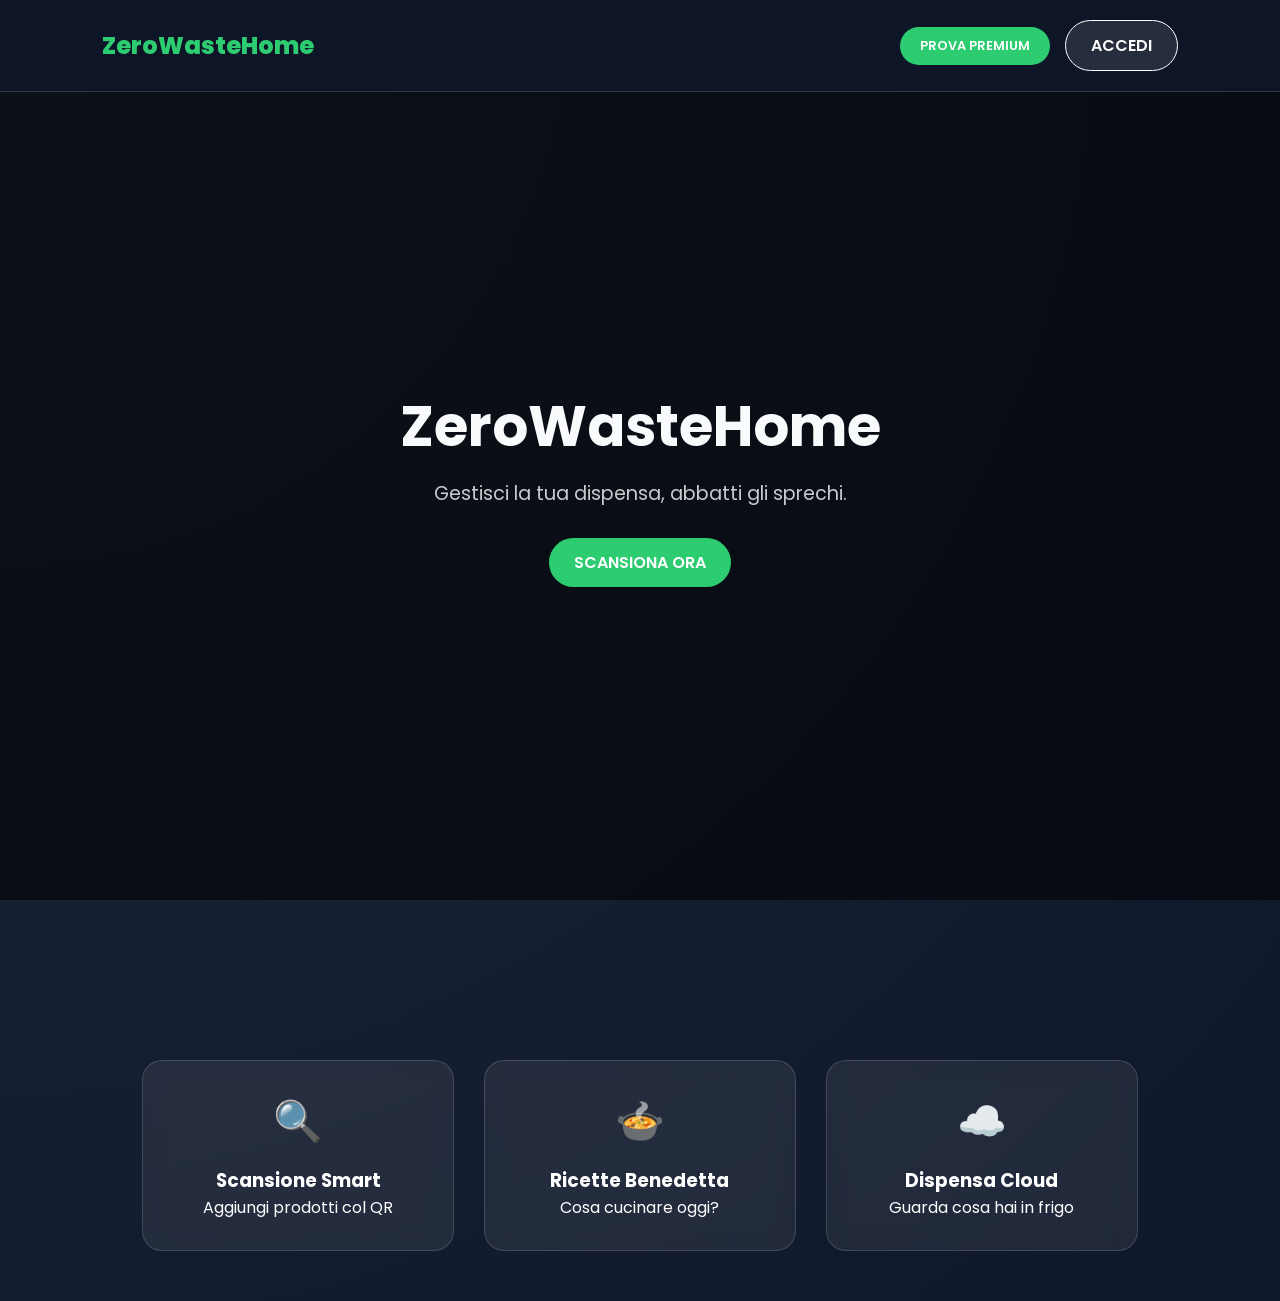
<file: index.html>
<!DOCTYPE html>
<html lang="it">
<head>
    <meta charset="UTF-8">
    <meta name="viewport" content="width=device-width, initial-scale=1.0">
    <title>ZeroWasteHome | Home</title>
    <link rel="stylesheet" href="style.css">
    <link href="https://fonts.googleapis.com/css2?family=Poppins:wght@300;400;600;800&display=swap" rel="stylesheet">
</head>
<body>

<nav>
    <div class="logo">ZeroWasteHome</div>
    <div id="nav-controls" style="display: flex; align-items: center; gap: 15px;">
        <a href="premium.html" class="btn-primary" style="padding: 10px 20px; font-size: 0.8rem;">PROVA PREMIUM</a>
        <a href="login.html" id="login-link" class="cta-small" style="background: rgba(255,255,255,0.1); border: 1px solid white;">ACCEDI</a>
    </div>
</nav>

<header style="height: 100vh; display: flex; align-items: center; justify-content: center; text-align: center; background: linear-gradient(rgba(0,0,0,0.6), rgba(0,0,0,0.6)), url('https://images.unsplash.com/photo-1542838132-92c53300491e?auto=format&fit=crop&q=80&w=1000'); background-size: cover;">
    <div class="container">
        <h1 style="font-size: 3.5rem; margin-bottom: 10px;">ZeroWasteHome</h1>
        <p style="font-size: 1.2rem; opacity: 0.8; margin-bottom: 30px;">Gestisci la tua dispensa, abbatti gli sprechi.</p>
        <a href="scansione.html" class="btn-primary">SCANSIONA ORA</a>
    </div>
</header>

<section class="container">
    <div class="features">
        <a href="scansione.html" class="card" style="text-decoration: none; color: white;">
            <div class="icon">🔍</div>
            <h3>Scansione Smart</h3>
            <p>Aggiungi prodotti col QR</p>
        </a>
        <a href="ricette.html" class="card" style="text-decoration: none; color: white;">
            <div class="icon">🍲</div>
            <h3>Ricette Benedetta</h3>
            <p>Cosa cucinare oggi?</p>
        </a>
        <a href="dispensa.html" class="card" style="text-decoration: none; color: white;">
            <div class="icon">☁️</div>
            <h3>Dispensa Cloud</h3>
            <p>Guarda cosa hai in frigo</p>
        </a>
    </div>
</section>

<script>
    const user = localStorage.getItem('utenteEmail');
    if(user) {
        const loginLink = document.getElementById('login-link');
        loginLink.innerHTML = "ESCI (" + user.split('@')[0].toUpperCase() + ")";
        loginLink.style.background = "#ff4757";
        loginLink.href = "#";
        loginLink.onclick = (e) => {
            e.preventDefault();
            if(confirm("Vuoi uscire dal profilo?")) {
                localStorage.removeItem('utenteEmail');
                location.reload();
            }
        };
    }
</script>

</body>
</html>
</file>
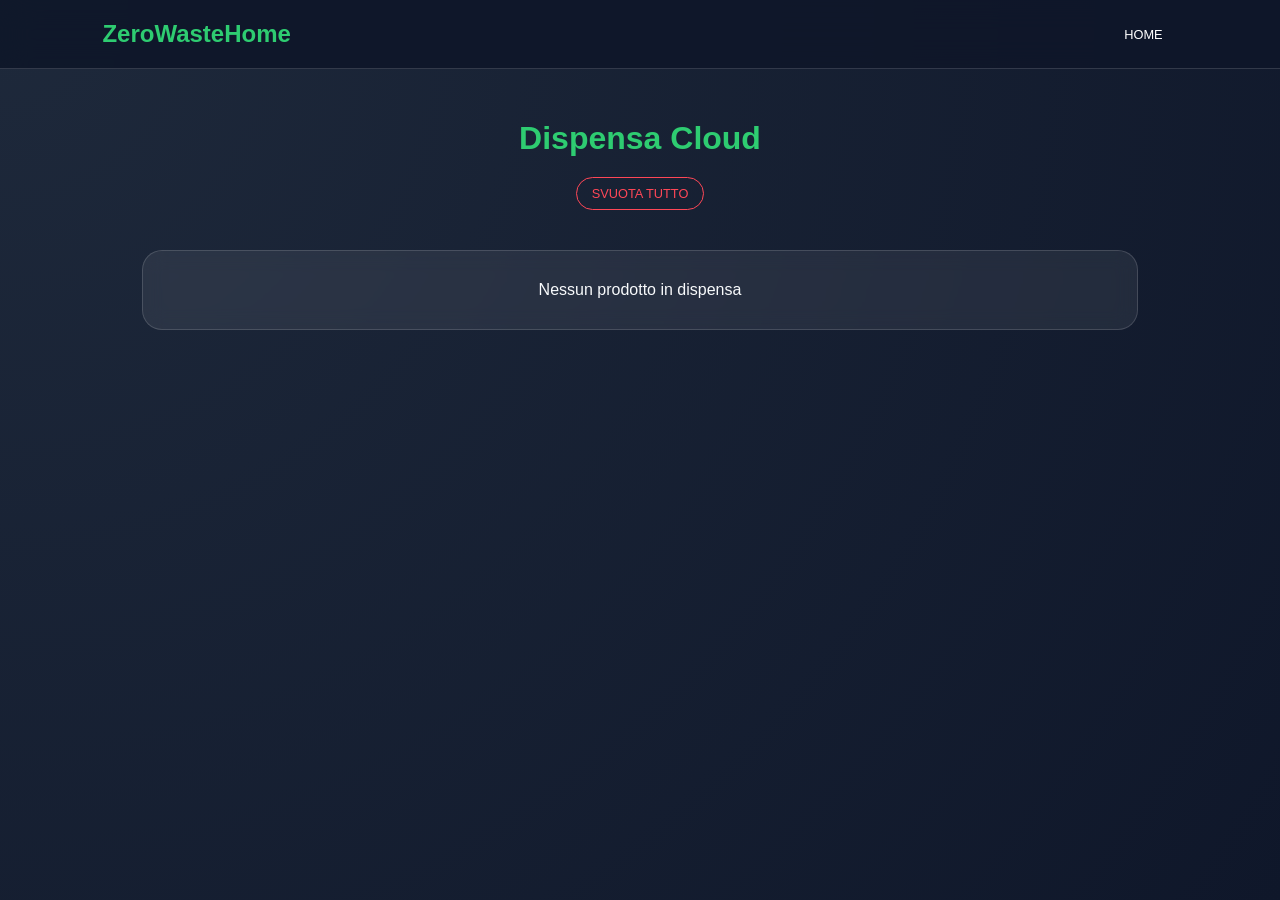
<file: dispensa.html>
<!DOCTYPE html>
<html lang="it">
<head>
    <meta charset="UTF-8">
    <title>Dispensa | ZeroWasteHome</title>
    <link rel="stylesheet" href="style.css">
</head>
<body>
<nav>
    <div class="logo">ZeroWasteHome</div>
    <div style="display: flex; align-items: center; gap: 15px;">
        <a href="index.html" style="color: white; text-decoration: none; font-size: 0.8rem;">HOME</a>
        <span id="user-display" style="color: var(--primary); font-weight: bold; font-size: 0.8rem;"></span>
    </div>
</nav>

<div class="container">
    <h1 class="highlight">Dispensa Cloud</h1>
    <div style="text-align: center; margin-bottom: 20px;">
        <button onclick="localStorage.removeItem('dispensa'); location.reload();" style="background: none; border: 1px solid #ff4757; color: #ff4757; padding: 8px 15px; border-radius: 50px; cursor: pointer; font-size: 0.8rem;">SVUOTA TUTTO</button>
    </div>
    <div id="grid" class="features"></div>
</div>

<script>
    const u = localStorage.getItem('utenteEmail');
    if(u) document.getElementById('user-display').innerText = "👤 " + u.split('@')[0].toUpperCase();

    const grid = document.getElementById('grid');
    const dati = JSON.parse(localStorage.getItem('dispensa')) || [];
    grid.innerHTML = dati.length ? dati.map((item, i) => `
        <div class="card">
            <div class="icon">🍎</div>
            <h3>${item.nome}</h3>
            <p>Scade il: <b style="color:var(--accent)">${item.data}</b></p>
            <button onclick="let d=JSON.parse(localStorage.getItem('dispensa')); d.splice(${i},1); localStorage.setItem('dispensa', JSON.stringify(d)); location.reload();" style="background:#ff4757; color:white; border:none; padding:8px 12px; border-radius:8px; margin-top:15px; cursor:pointer;">ELIMINA</button>
        </div>`).join('') : "<div class='card' style='grid-column:1/-1'>Nessun prodotto in dispensa</div>";
</script>
</body>
</html>
</file>
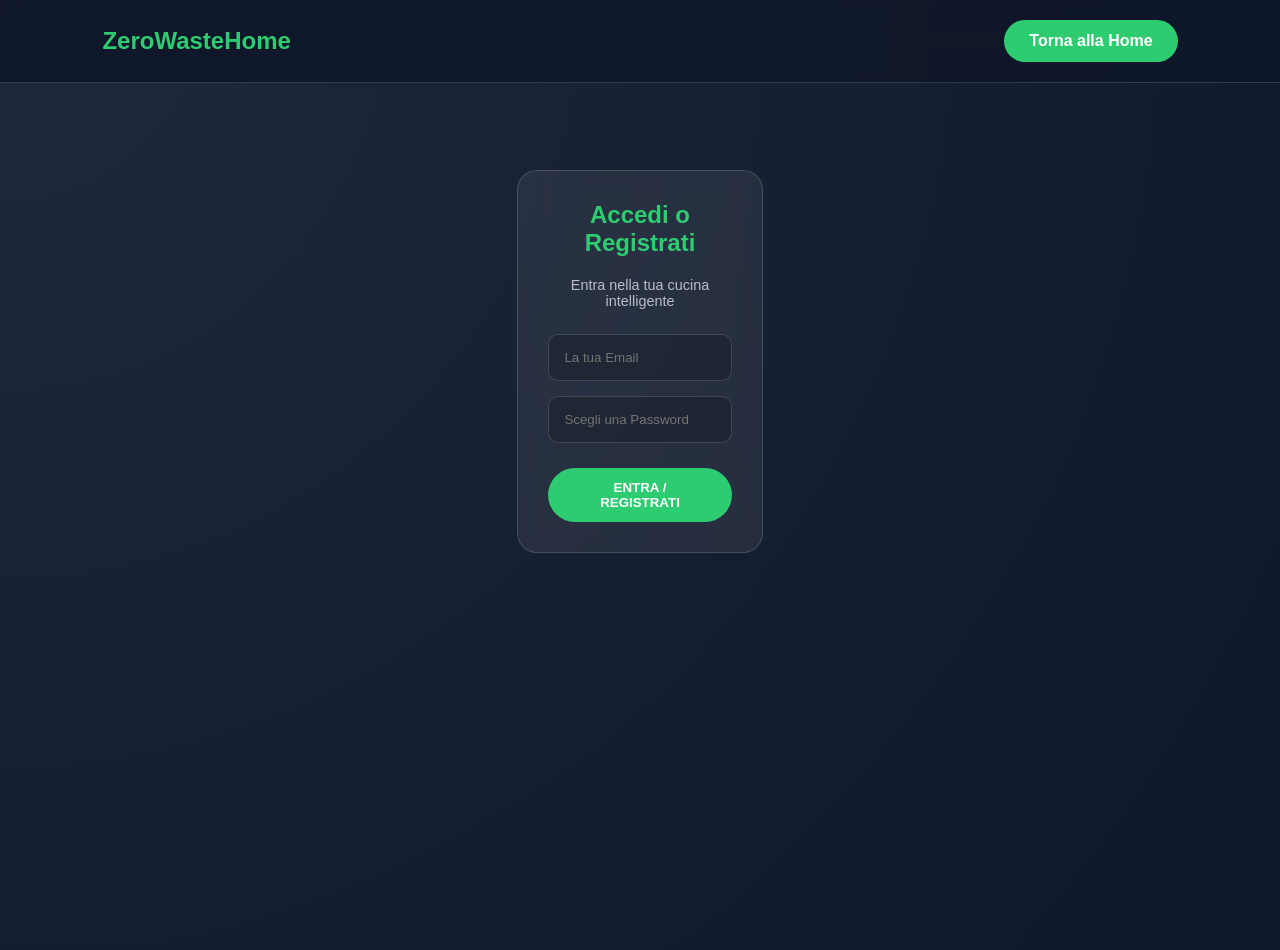
<file: login.html>
<!DOCTYPE html>
<html lang="it">
<head>
  <meta charset="UTF-8">
  <title>Accedi | ZeroWasteHome</title>
  <link rel="stylesheet" href="style.css">
</head>
<body>
<nav>
  <div class="logo">ZeroWasteHome</div>
  <a href="index.html" class="cta-small">Torna alla Home</a>
</nav>

<div class="container" style="max-width: 450px; margin-top: 50px;">
  <div class="card">
    <h2 class="highlight">Accedi o Registrati</h2>
    <p style="margin-bottom: 25px; font-size: 0.9rem; opacity: 0.7;">Entra nella tua cucina intelligente</p>
    <form onsubmit="localStorage.setItem('utenteEmail', document.getElementById('email').value); window.location.href='index.html'; return false;">
      <input type="email" id="email" placeholder="La tua Email" required style="width:100%; padding:15px; margin-bottom:15px; border-radius:10px; border:1px solid var(--glass-border); background:rgba(0,0,0,0.2); color:white; outline:none;">
      <input type="password" placeholder="Scegli una Password" required style="width:100%; padding:15px; margin-bottom:25px; border-radius:10px; border:1px solid var(--glass-border); background:rgba(0,0,0,0.2); color:white; outline:none;">
      <button type="submit" class="btn-primary" style="width: 100%; border: none;">ENTRA / REGISTRATI</button>
    </form>
  </div>
</div>
</body>
</html>
</file>
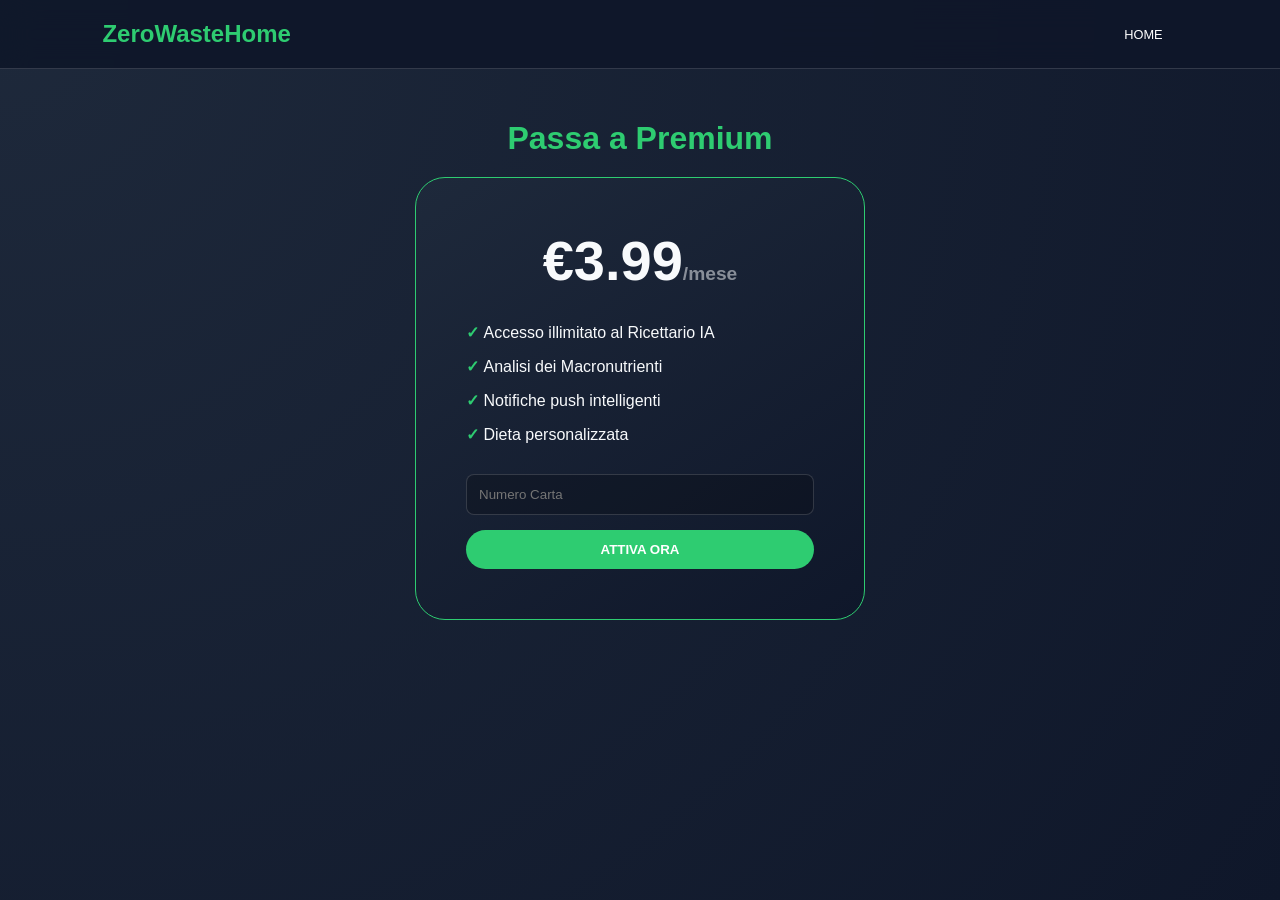
<file: premium.html>
<!DOCTYPE html>
<html lang="it">
<head>
  <meta charset="UTF-8">
  <title>Premium | ZeroWasteHome</title>
  <link rel="stylesheet" href="style.css">
</head>
<body class="sub-page">
<nav>
  <div class="logo">ZeroWasteHome</div>
  <div style="display: flex; gap: 15px; align-items: center;">
    <a href="index.html" style="color: white; text-decoration: none; font-size: 0.8rem;">HOME</a>
    <span id="user-display" style="color: var(--primary); font-weight: bold; font-size: 0.8rem;"></span>
  </div>
</nav>

<div class="container">
  <h1 class="highlight">Passa a Premium</h1>
  <div class="price-card">
    <div class="price-tag">€3.99<span style="font-size: 1.2rem; opacity: 0.5;">/mese</span></div>
    <ul class="benefit-list">
      <li>Accesso illimitato al Ricettario IA</li>
      <li>Analisi dei Macronutrienti</li>
      <li>Notifiche push intelligenti</li>
      <li>Dieta personalizzata</li>
    </ul>
    <form onsubmit="alert('Pagamento effettuato con successo!'); window.location.href='index.html'; return false;">
      <input type="text" placeholder="Numero Carta" required style="width:100%; padding:12px; margin-bottom:15px; border-radius:8px; background:rgba(0,0,0,0.2); border:1px solid var(--glass-border); color:white;">
      <button type="submit" class="btn-primary" style="width: 100%; border: none;">ATTIVA ORA</button>
    </form>
  </div>
</div>

<script>
        const u = localStorage.getItem('utenteEmail');
        if(u) document.getElementById('user-display').innerText = "👤 " + u.split('@')[0].toUpperCase();
    </script>
</body>
</html>
</file>
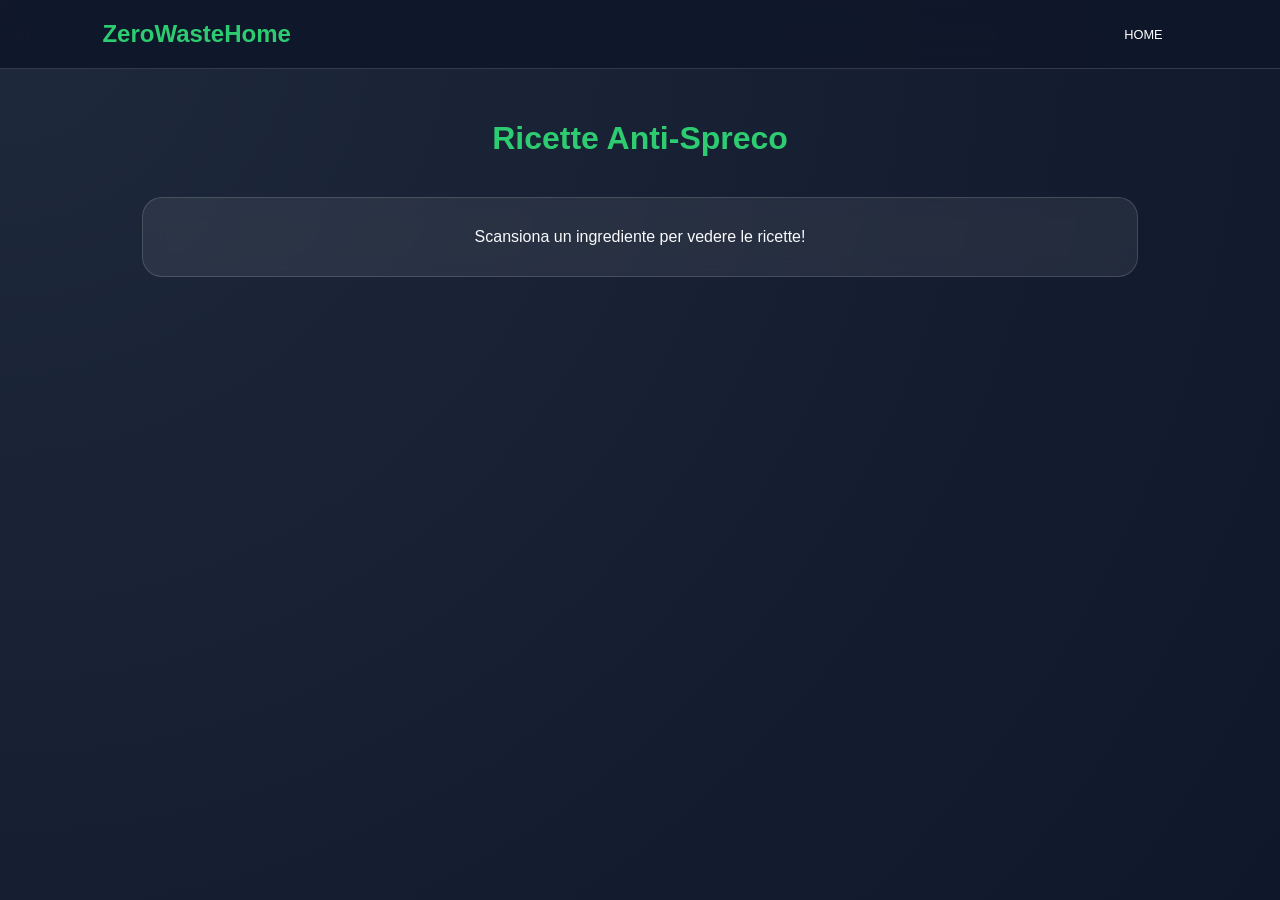
<file: ricette.html>
<!DOCTYPE html>
<html lang="it">
<head>
  <meta charset="UTF-8">
  <title>Ricette | ZeroWasteHome</title>
  <link rel="stylesheet" href="style.css">
</head>
<body>
<nav>
  <div class="logo">ZeroWasteHome</div>
  <div style="display: flex; align-items: center; gap: 15px;">
    <a href="index.html" style="color: white; text-decoration: none; font-size: 0.8rem;">HOME</a>
    <span id="user-display" style="color: var(--primary); font-weight: bold; font-size: 0.8rem;"></span>
  </div>
</nav>

<div class="container">
  <h1 class="highlight">Ricette Anti-Spreco</h1>
  <div id="ben-grid" class="features"></div>
</div>

<script>
    const u = localStorage.getItem('utenteEmail');
    if(u) document.getElementById('user-display').innerText = "👤 " + u.split('@')[0].toUpperCase();

    const dati = JSON.parse(localStorage.getItem('dispensa')) || [];
    document.getElementById('ben-grid').innerHTML = dati.length ? dati.map(item => `
        <div class="card" style="border-color: #e67e22;">
            <span style="color: #e67e22; font-weight: bold; font-size: 0.7rem;">RICETTA BENEDETTA ROSSI</span>
            <h3 style="margin: 15px 0;">${item.nome}</h3>
            <a href="https://www.fattoincasadabenedetta.it/?s=${item.nome}" target="_blank" class="btn-primary" style="background: #e67e22; font-size: 0.8rem;">CERCA RICETTA</a>
        </div>`).join('') : "<div class='card' style='grid-column:1/-1'>Scansiona un ingrediente per vedere le ricette!</div>";
</script>
</body>
</html>
</file>
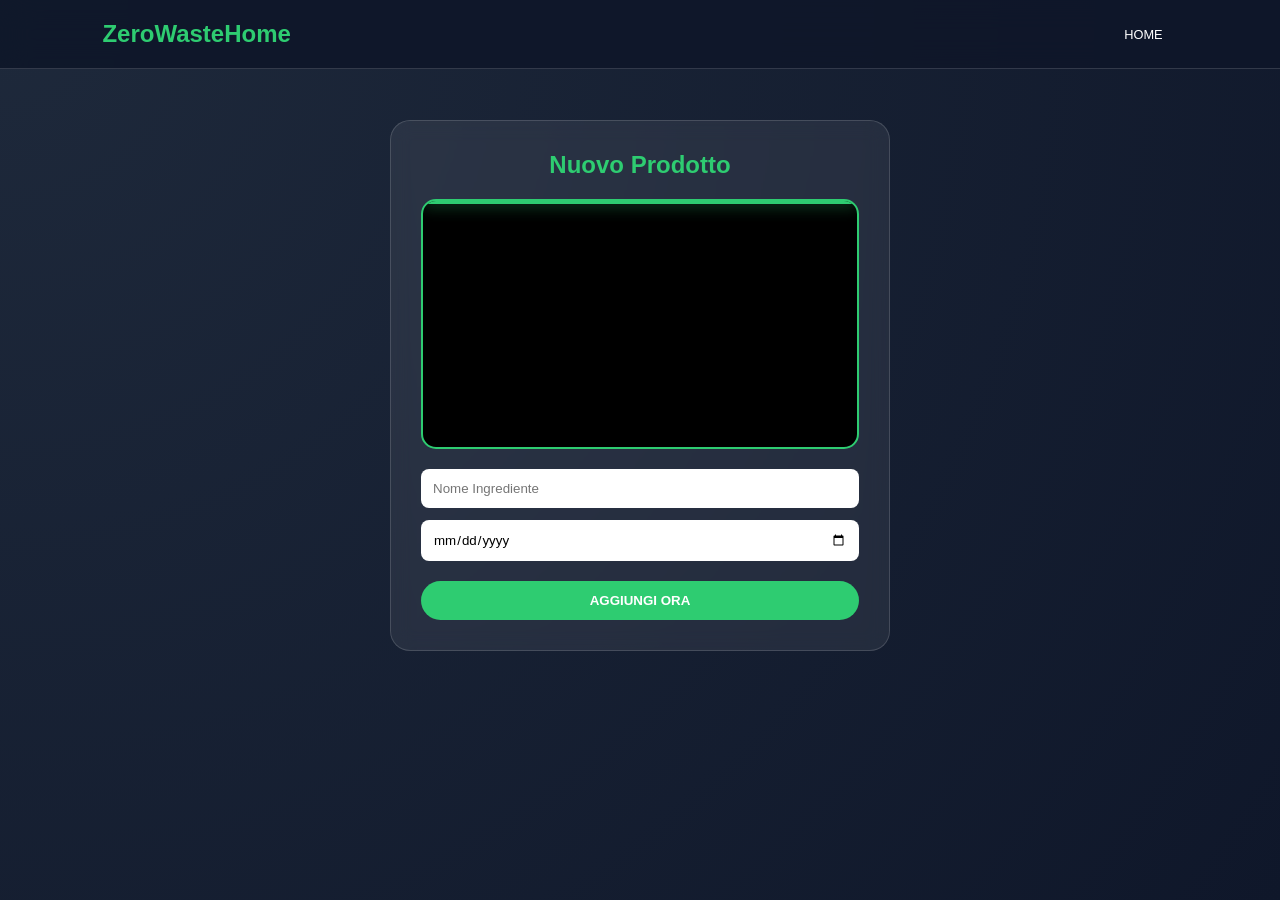
<file: scansione.html>
<!DOCTYPE html>
<html lang="it">
<head>
  <meta charset="UTF-8">
  <title>Scanner | ZeroWasteHome</title>
  <link rel="stylesheet" href="style.css">
</head>
<body>
<nav>
  <div class="logo">ZeroWasteHome</div>
  <div style="display: flex; align-items: center; gap: 15px;">
    <a href="index.html" style="color: white; text-decoration: none; font-size: 0.8rem;">HOME</a>
    <span id="user-display" style="color: var(--primary); font-weight: bold; font-size: 0.8rem;"></span>
  </div>
</nav>

<div class="container">
  <div class="card" style="max-width: 500px; margin: 0 auto;">
    <h2 class="highlight">Nuovo Prodotto</h2>
    <div class="camera-box"><div class="laser"></div></div>
    <form onsubmit="let d=JSON.parse(localStorage.getItem('dispensa'))||[]; d.push({nome:document.getElementById('n').value, data:document.getElementById('t').value}); localStorage.setItem('dispensa', JSON.stringify(d)); window.location.href='dispensa.html'; return false;">
      <input type="text" id="n" placeholder="Nome Ingrediente" required style="width:100%; padding:12px; margin-bottom:12px; border-radius:8px; border:none;">
      <input type="date" id="t" required style="width:100%; padding:12px; margin-bottom:20px; border-radius:8px; border:none;">
      <button type="submit" class="btn-primary" style="width:100%; border:none;">AGGIUNGI ORA</button>
    </form>
  </div>
</div>

<script>
    const u = localStorage.getItem('utenteEmail');
    if(u) document.getElementById('user-display').innerText = "👤 " + u.split('@')[0].toUpperCase();
</script>
</body>
</html>
</file>
<file: style.css>
:root {

    /* Variabili globali CSS utilizzabili ovunque nel file */

    --primary: #2ecc71; /* Colore principale verde */

    --secondary: #27ae60; /* Verde secondario più scuro */

    --accent: #f1c40f; /* Colore accent giallo/oro */

    --dark-bg: #0f172a; /* Sfondo scuro principale */

    --glass-bg: rgba(255, 255, 255, 0.07);
    /* Sfondo trasparente effetto vetro */

    --glass-border: rgba(255, 255, 255, 0.15);
    /* Bordo semi-trasparente glassmorphism */

}



/* Seleziona tutti gli elementi della pagina */
* {

    margin: 0;
    /* Rimuove margini predefiniti */

    padding: 0;
    /* Rimuove padding predefiniti */

    box-sizing: border-box;
    /* Include bordo e padding nelle dimensioni */

    font-family: 'Poppins', sans-serif;
    /* Font globale */

}



body {

    background: radial-gradient(circle at top left, #1e293b, #0f172a);
    /* Sfondo con gradiente radiale */

    color: #f8fafc;
    /* Colore testo quasi bianco */

    min-height: 100vh;
    /* Altezza minima = altezza schermo */

    overflow-x: hidden;
    /* Nasconde scroll orizzontale */

}




/* NAVIGAZIONE */


nav {

    display: flex;
    /* Attiva Flexbox */

    justify-content: space-between;
    /* Spinge gli elementi agli estremi */

    align-items: center;
    /* Allinea verticalmente */

    padding: 20px 8%;
    /* Spazio interno */

    background: rgba(15, 23, 42, 0.9);
    /* Sfondo semi-trasparente */

    backdrop-filter: blur(15px);
    /* Sfoca lo sfondo dietro */

    position: fixed;
    /* Navbar fissa */

    width: 100%;
    /* Larghezza completa */

    top: 0;
    /* Attaccata in alto */

    z-index: 1000;
    /* Sta sopra agli altri elementi */

    border-bottom: 1px solid var(--glass-border);
    /* Bordo inferiore trasparente */

}



/* Logo sito */
.logo {

    font-size: 1.5rem;
    /* Dimensione testo */

    font-weight: 800;
    /* Molto grassetto */

    color: var(--primary);
    /* Colore verde principale */

}




/* CONTAINER PRINCIPALE */


.container {

    padding: 120px 8% 50px;
    /* Spazi interni:
       120px sopra
       8% laterale
       50px sotto */

    max-width: 1200px;
    /* Larghezza massima */

    margin: 0 auto;
    /* Centra il contenitore */

}



/* Titoli evidenziati */
.highlight {

    color: var(--primary);
    /* Verde principale */

    margin-bottom: 20px;
    /* Spazio sotto */

    text-align: center;
    /* Testo centrato */

}




/* CARDS */


.features {

    display: grid;
    /* Usa CSS Grid */

    grid-template-columns: repeat(auto-fit, minmax(280px, 1fr));
    /* Colonne responsive:
       minimo 280px
       massimo spazio disponibile */

    gap: 30px;
    /* Spazio tra card */

    margin-top: 40px;
    /* Margine sopra */

}



.card {

    background: var(--glass-bg);
    /* Sfondo effetto vetro */

    border: 1px solid var(--glass-border);
    /* Bordo semi-trasparente */

    padding: 30px;
    /* Spazio interno */

    border-radius: 20px;
    /* Angoli arrotondati */

    backdrop-filter: blur(10px);
    /* Sfocatura sfondo */

    transition: 0.3s;
    /* Animazioni fluide */

    text-align: center;
    /* Contenuto centrato */

    position: relative;
    /* Permette posizionamenti assoluti interni */

}



/* Hover card */
.card:hover {

    transform: translateY(-5px);
    /* Solleva la card */

    background: rgba(255,255,255,0.12);
    /* Sfondo più luminoso */

}



/* Icone */
.icon {

    font-size: 2.5rem;
    /* Icona grande */

    margin-bottom: 15px;
    /* Spazio sotto */

}



/* BOTTONI */


.btn-primary, .cta-small {

    background: var(--primary);
    /* Sfondo verde */

    color: white;
    /* Testo bianco */

    text-decoration: none;
    /* Rimuove sottolineatura link */

    padding: 12px 25px;
    /* Dimensioni bottone */

    border-radius: 50px;
    /* Forma pillola */

    font-weight: 600;
    /* Semi-grassetto */

    display: inline-block;
    /* Permette padding corretto */

    transition: 0.3s;
    /* Animazioni fluide */

    border: none;
    /* Nessun bordo */

    cursor: pointer;
    /* Mano al passaggio mouse */

}



/* Hover bottone */
.btn-primary:hover {

    background: var(--secondary);
    /* Verde più scuro */

    box-shadow: 0 0 15px var(--primary);
    /* Effetto glow */

}




/* SCANNER */


.camera-box {

    width: 100%;
    /* Larghezza completa */

    height: 250px;
    /* Altezza fissa */

    background: #000;
    /* Sfondo nero */

    border-radius: 15px;
    /* Angoli arrotondati */

    margin: 20px 0;
    /* Margini verticali */

    overflow: hidden;
    /* Nasconde elementi fuori area */

    position: relative;
    /* Base per elementi assoluti */

    border: 2px solid var(--primary);
    /* Bordo verde */

}



/* Laser scanner */
.laser {

    position: absolute;
    /* Posizionamento libero */

    width: 100%;
    /* Occupa tutta la larghezza */

    height: 3px;
    /* Spessore linea */

    background: var(--primary);
    /* Colore verde */

    box-shadow: 0 0 15px var(--primary);
    /* Effetto luminoso */

    animation: scan 2s infinite linear;
    /* Animazione continua */

}



/* Animazione laser */
@keyframes scan {

    0% {
        top:0;
        /* Parte dall’alto */
    }

    100% {
        top:100%;
        /* Arriva in basso */
    }

}


/* PREMIUM CARD */

.price-card {

    background: linear-gradient(145deg, #1e293b, #0f172a);
    /* Gradiente diagonale */

    max-width: 450px;
    /* Larghezza massima */

    margin: 0 auto;
    /* Centra la card */

    padding: 50px;
    /* Spazio interno */

    border-radius: 30px;
    /* Angoli molto arrotondati */

    border: 1px solid var(--primary);
    /* Bordo verde */

    text-align: center;
    /* Contenuto centrato */

}



/* Prezzo */
.price-tag {

    font-size: 3.5rem;
    /* Testo molto grande */

    font-weight: 800;
    /* Molto grassetto */

    margin-bottom: 20px;
    /* Spazio sotto */

}



/* Lista benefici */
.benefit-list {

    list-style: none;
    /* Rimuove pallini */

    text-align: left;
    /* Testo a sinistra */

    margin: 30px 0;
    /* Margini verticali */

}



/* Elementi lista */
.benefit-list li {

    margin-bottom: 15px;
    /* Spazio tra elementi */

}



/* Aggiunge automaticamente ✓ prima di ogni elemento */
.benefit-list li::before {

    content: "✓ ";
    /* Simbolo check */

    color: var(--primary);
    /* Verde */

    font-weight: bold;
    /* Grassetto */

}
</file>
